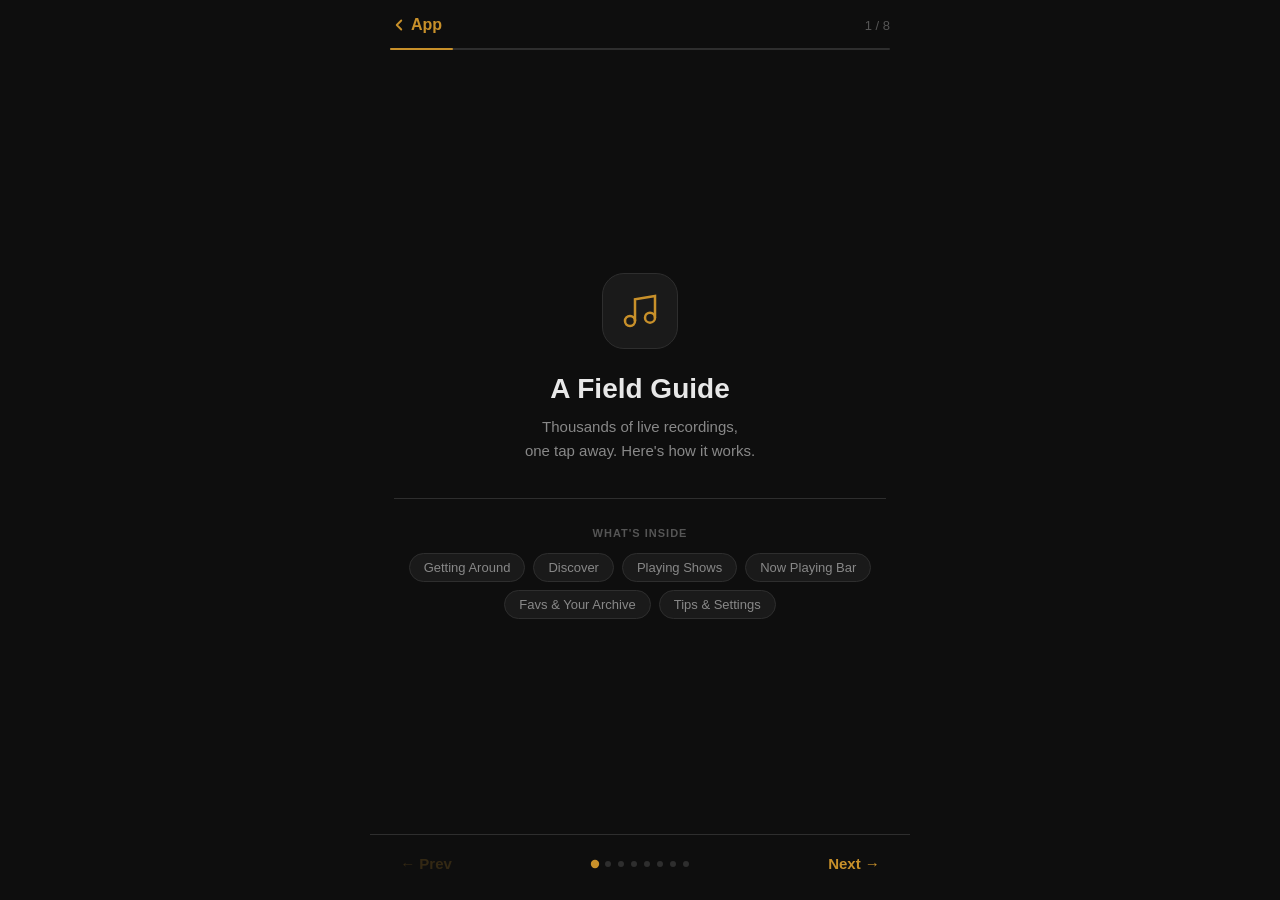
<file: guide.html>
<!DOCTYPE html>
<html lang="en">
<head>
  <meta charset="UTF-8">
  <meta name="viewport" content="width=device-width, initial-scale=1, viewport-fit=cover">
  <title>No Tape Left Behind — Guide</title>
  <style>
    *, *::before, *::after { box-sizing: border-box; margin: 0; padding: 0; }

    :root {
      --accent: #c8902a;
      --bg:     #0e0e0e;
      --bg2:    #1a1a1a;
      --bg3:    #252525;
      --border: #2e2e2e;
      --text:   #e8e8e8;
      --text2:  #888;
      --text3:  #555;
    }

    html, body {
      height: 100%;
      overflow: hidden;
      background: var(--bg);
      color: var(--text);
      font-family: -apple-system, BlinkMacSystemFont, 'Segoe UI', sans-serif;
    }

    /* ── Layout ── */
    .guide-wrap {
      display: flex;
      flex-direction: column;
      height: 100dvh;
      max-width: 540px;
      margin: 0 auto;
    }

    /* ── Header ── */
    .guide-nav {
      display: flex;
      align-items: center;
      justify-content: space-between;
      padding: max(16px, env(safe-area-inset-top)) 20px 14px;
      flex-shrink: 0;
    }
    .back-btn {
      display: flex;
      align-items: center;
      gap: 3px;
      font-size: 16px;
      font-weight: 600;
      color: var(--accent);
      text-decoration: none;
    }
    .back-btn svg { width: 18px; height: 18px; }
    .guide-counter {
      font-size: 13px;
      color: var(--text3);
      font-variant-numeric: tabular-nums;
    }

    /* ── Progress bar ── */
    .guide-progress-bar {
      height: 2px;
      background: var(--border);
      flex-shrink: 0;
      margin: 0 20px;
      border-radius: 1px;
    }
    .guide-progress-fill {
      height: 100%;
      background: var(--accent);
      border-radius: 1px;
      transition: width 0.3s ease;
    }

    /* ── Card viewport ── */
    .cards-viewport {
      flex: 1;
      overflow: hidden;
      position: relative;
    }

    .card {
      position: absolute;
      inset: 0;
      overflow-y: auto;
      -webkit-overflow-scrolling: touch;
      padding: 28px 24px 20px;
    }
    .card-section-label {
      font-size: 11px;
      font-weight: 700;
      letter-spacing: 1.2px;
      text-transform: uppercase;
      color: var(--accent);
      margin-bottom: 22px;
    }

    /* ── Welcome card ── */
    .card-welcome {
      display: flex;
      flex-direction: column;
      justify-content: center;
      text-align: center;
    }
    .welcome-icon {
      width: 76px; height: 76px;
      background: var(--bg2);
      border: 1px solid var(--border);
      border-radius: 22px;
      display: flex; align-items: center; justify-content: center;
      color: var(--accent);
      margin: 0 auto 24px;
    }
    .welcome-icon svg { width: 40px; height: 40px; }
    .welcome-title {
      font-size: 28px;
      font-weight: 700;
      margin-bottom: 10px;
    }
    .welcome-subtitle {
      font-size: 15px;
      color: var(--text2);
      line-height: 1.55;
      margin-bottom: 36px;
    }
    .welcome-divider { height: 1px; background: var(--border); margin-bottom: 28px; }
    .welcome-what-label {
      font-size: 11px;
      font-weight: 700;
      letter-spacing: 1px;
      text-transform: uppercase;
      color: var(--text3);
      margin-bottom: 14px;
    }
    .welcome-pills {
      display: flex; flex-wrap: wrap; gap: 8px; justify-content: center;
    }
    .welcome-pill {
      background: var(--bg2);
      border: 1px solid var(--border);
      border-radius: 20px;
      padding: 6px 14px;
      font-size: 13px;
      color: var(--text2);
    }

    /* ── Feature rows ── */
    .feature {
      display: flex;
      gap: 16px;
      margin-bottom: 22px;
      align-items: flex-start;
    }
    .feature-icon {
      flex-shrink: 0;
      width: 38px; height: 38px;
      background: var(--bg2);
      border: 1px solid var(--border);
      border-radius: 10px;
      display: flex; align-items: center; justify-content: center;
      color: var(--accent);
    }
    .feature-icon svg { width: 18px; height: 18px; }
    .feature-title {
      font-size: 15px; font-weight: 600;
      color: var(--text); margin-bottom: 3px;
    }
    .feature-desc { font-size: 14px; color: var(--text2); line-height: 1.5; }

    /* ── Tab pills ── */
    .tab-row { display: flex; flex-wrap: wrap; gap: 8px; margin-bottom: 22px; }
    .tab-pill {
      font-size: 13px; font-weight: 600;
      background: var(--bg2); border: 1px solid var(--border);
      border-radius: 20px; padding: 5px 14px;
      color: var(--text2);
    }

    /* ── Steps ── */
    .steps { list-style: none; }
    .steps li {
      display: flex; gap: 12px;
      margin-bottom: 16px;
      font-size: 14px; color: var(--text2); line-height: 1.5;
      align-items: flex-start;
    }
    .step-num {
      flex-shrink: 0;
      width: 24px; height: 24px;
      background: var(--bg3); border-radius: 50%;
      display: flex; align-items: center; justify-content: center;
      font-size: 11px; font-weight: 700; color: var(--accent);
      margin-top: 1px;
    }

    /* ── Tips ── */
    .tip {
      background: var(--bg2);
      border: 1px solid var(--border);
      border-left: 3px solid var(--accent);
      border-radius: 8px;
      padding: 12px 14px;
      margin-bottom: 12px;
      font-size: 14px; color: var(--text2); line-height: 1.5;
    }
    .tip strong { color: var(--text); }

    /* ── Control bar diagram ── */
    .control-bar {
      background: var(--bg2);
      border: 1px solid var(--border);
      border-radius: 16px;
      padding: 16px 20px 20px;
      margin-bottom: 20px;
    }
    .control-bar-scrub {
      height: 4px; background: var(--border);
      border-radius: 2px; margin-bottom: 6px;
      position: relative; overflow: hidden;
    }
    .control-bar-scrub-fill {
      position: absolute; left: 0; top: 0; bottom: 0;
      width: 38%; background: var(--accent); border-radius: 2px;
    }
    .control-bar-times {
      display: flex; justify-content: space-between;
      font-size: 10px; color: var(--text3); margin-bottom: 14px;
    }
    .control-bar-buttons { display: flex; align-items: center; }
    .ctrl-btn {
      width: 44px; height: 44px;
      display: flex; align-items: center; justify-content: center;
      border-radius: 50%; background: none; border: none;
      color: var(--text2); position: relative;
    }
    .ctrl-btn svg { width: 22px; height: 22px; }
    .ctrl-btn.primary { color: var(--accent); }
    .ctrl-btn.primary svg { width: 28px; height: 28px; }
    .ctrl-center { display: flex; align-items: center; gap: 4px; margin: 0 auto; }
    .ctrl-label {
      position: absolute; bottom: -18px; left: 50%;
      transform: translateX(-50%);
      font-size: 9px; color: var(--text3);
      white-space: nowrap; letter-spacing: 0.3px;
    }
    .ctrl-wrap { position: relative; padding-bottom: 22px; }

    /* ── Install box ── */
    .install-box {
      background: var(--bg2); border: 1px solid var(--border);
      border-radius: 12px; padding: 20px;
      display: flex; gap: 16px; align-items: flex-start;
      margin-bottom: 16px;
    }
    .install-icon {
      flex-shrink: 0; width: 44px; height: 44px;
      background: var(--bg3); border-radius: 10px;
      display: flex; align-items: center; justify-content: center;
      color: var(--accent);
    }
    .install-icon svg { width: 22px; height: 22px; }
    .install-title { font-size: 15px; font-weight: 600; color: var(--text); margin-bottom: 4px; }
    .install-desc { font-size: 13px; color: var(--text2); line-height: 1.5; }

    /* ── Footer ── */
    .guide-footer {
      display: flex;
      align-items: center;
      justify-content: space-between;
      padding: 12px 20px max(20px, env(safe-area-inset-bottom));
      border-top: 1px solid var(--border);
      flex-shrink: 0;
    }
    .nav-btn {
      font-size: 15px; font-weight: 600;
      color: var(--accent); background: none; border: none;
      padding: 8px 4px; cursor: pointer;
      transition: opacity 0.2s;
      min-width: 72px;
    }
    .nav-btn:disabled { opacity: 0.2; pointer-events: none; }
    .nav-btn.launch {
      background: var(--accent);
      color: var(--bg);
      border-radius: 10px;
      padding: 9px 18px;
      font-size: 14px;
      text-align: center;
    }
    .nav-dots {
      display: flex; gap: 7px; align-items: center;
    }
    .nav-dot {
      width: 6px; height: 6px;
      border-radius: 50%;
      background: var(--border);
      cursor: pointer;
      transition: background 0.2s, transform 0.2s;
    }
    .nav-dot.active {
      background: var(--accent);
      transform: scale(1.4);
    }

    strong { color: var(--text); }
    a { color: var(--accent); }
  </style>
</head>
<body>
<div class="guide-wrap">

  <!-- Header -->
  <div class="guide-nav">
    <a href="index.html" class="back-btn">
      <svg viewBox="0 0 24 24" fill="none" stroke="currentColor" stroke-width="2.5" stroke-linecap="round" stroke-linejoin="round">
        <polyline points="15,18 9,12 15,6"/>
      </svg>
      App
    </a>
    <div class="guide-counter" id="guide-counter">1 / 8</div>
  </div>

  <!-- Progress bar -->
  <div class="guide-progress-bar">
    <div class="guide-progress-fill" id="guide-progress-fill"></div>
  </div>

  <!-- Cards -->
  <div class="cards-viewport" id="cards-viewport">

    <!-- 1: Welcome -->
    <div class="card card-welcome" id="card-0">
      <div class="welcome-icon">
        <svg viewBox="0 0 24 24" fill="none" stroke="currentColor" stroke-width="1.5">
          <path d="M9 18V5l12-2v13"/>
          <circle cx="6" cy="18" r="3"/>
          <circle cx="18" cy="16" r="3"/>
        </svg>
      </div>
      <div class="welcome-title">A Field Guide</div>
      <div class="welcome-subtitle">Thousands of live recordings,<br>one tap away. Here's how it works.</div>
      <div class="welcome-divider"></div>
      <div class="welcome-what-label">What's inside</div>
      <div class="welcome-pills">
        <div class="welcome-pill">Getting Around</div>
        <div class="welcome-pill">Discover</div>
        <div class="welcome-pill">Playing Shows</div>
        <div class="welcome-pill">Now Playing Bar</div>
        <div class="welcome-pill">Favs &amp; Your Archive</div>
        <div class="welcome-pill">Tips &amp; Settings</div>
      </div>
    </div>

    <!-- 2: Getting Around -->
    <div class="card" id="card-1">
      <div class="card-section-label">Getting Around</div>
      <div class="tab-row">
        <div class="tab-pill">Discover</div>
        <div class="tab-pill">Artists</div>
        <div class="tab-pill">Venues</div>
        <div class="tab-pill">Years</div>
        <div class="tab-pill">Favs</div>
      </div>
      <div class="feature">
        <div class="feature-icon">
          <svg viewBox="0 0 24 24" fill="none" stroke="currentColor" stroke-width="2">
            <circle cx="12" cy="12" r="10"/>
            <polygon points="16.24,7.76 14.12,14.12 7.76,16.24 9.88,9.88 16.24,7.76"/>
          </svg>
        </div>
        <div>
          <div class="feature-title">Discover</div>
          <div class="feature-desc">Your daily digest — shows recorded today, most-played recordings, multi-artist nights, and recent arrivals.</div>
        </div>
      </div>
      <div class="feature">
        <div class="feature-icon">
          <svg viewBox="0 0 24 24" fill="none" stroke="currentColor" stroke-width="2">
            <path d="M17 21v-2a4 4 0 0 0-4-4H5a4 4 0 0 0-4 4v2"/>
            <circle cx="9" cy="7" r="4"/>
            <path d="M23 21v-2a4 4 0 0 0-3-3.87"/>
            <path d="M16 3.13a4 4 0 0 1 0 7.75"/>
          </svg>
        </div>
        <div>
          <div class="feature-title">Artists · Venues · Years</div>
          <div class="feature-desc">Browse the archive by category. Tap any item on the left to filter shows on the right. Each tab also has a collapsible filter tray — tap the section header to narrow by era, neighborhood, show count, and more.</div>
        </div>
      </div>
      <div class="feature">
        <div class="feature-icon">
          <svg viewBox="0 0 24 24" fill="none" stroke="currentColor" stroke-width="2">
            <path d="M20.84 4.61a5.5 5.5 0 0 0-7.78 0L12 5.67l-1.06-1.06a5.5 5.5 0 0 0-7.78 7.78l1.06 1.06L12 21.23l7.78-7.78 1.06-1.06a5.5 5.5 0 0 0 0-7.78z"/>
          </svg>
        </div>
        <div>
          <div class="feature-title">Favs</div>
          <div class="feature-desc">All your saved shows, organized by artist. A "Shows, Eras and Neighborhoods" filter tray lets you slice your favorites. Tap the ♥ button in the top bar to open your archive analytics.</div>
        </div>
      </div>
      <div class="feature">
        <div class="feature-icon">
          <svg viewBox="0 0 24 24" fill="none" stroke="currentColor" stroke-width="2">
            <circle cx="11" cy="11" r="8"/>
            <line x1="21" y1="21" x2="16.65" y2="16.65"/>
          </svg>
        </div>
        <div>
          <div class="feature-title">Search</div>
          <div class="feature-desc">The search bar filters whichever tab you're on — artists, venues, years, or show titles. Tap ✕ or press Escape to clear.</div>
        </div>
      </div>
    </div>

    <!-- 3: Discover -->
    <div class="card" id="card-2">
      <div class="card-section-label">Discover</div>
      <div class="feature">
        <div class="feature-icon">
          <svg viewBox="0 0 24 24" fill="none" stroke="currentColor" stroke-width="2">
            <rect x="3" y="4" width="18" height="18" rx="2" ry="2"/>
            <line x1="16" y1="2" x2="16" y2="6"/>
            <line x1="8" y1="2" x2="8" y2="6"/>
            <line x1="3" y1="10" x2="21" y2="10"/>
          </svg>
        </div>
        <div>
          <div class="feature-title">Time Travel to a Show</div>
          <div class="feature-desc">Tap any Time Travel card to load a complete multi-artist night into your queue. Great for finding artists you'd never search for directly.</div>
        </div>
      </div>
      <div class="feature">
        <div class="feature-icon">
          <svg viewBox="0 0 24 24" fill="none" stroke="currentColor" stroke-width="2">
            <circle cx="12" cy="12" r="10"/>
            <polyline points="12,6 12,12 16,14"/>
          </svg>
        </div>
        <div>
          <div class="feature-title">Today in the Archive</div>
          <div class="feature-desc">Every show recorded on today's date, across all years. See who played on this date in 1989, 1994, 2003…</div>
        </div>
      </div>
      <div class="feature">
        <div class="feature-icon">
          <svg viewBox="0 0 24 24" fill="none" stroke="currentColor" stroke-width="2">
            <polyline points="23,6 13.5,15.5 8.5,10.5 1,18"/>
            <polyline points="17,6 23,6 23,12"/>
          </svg>
        </div>
        <div>
          <div class="feature-title">Popular</div>
          <div class="feature-desc">The most-played shows in the collection. Results reshuffle each visit — tap ↺ to reshuffle again anytime.</div>
        </div>
      </div>
      <div class="feature">
        <div class="feature-icon">
          <svg viewBox="0 0 24 24" fill="none" stroke="currentColor" stroke-width="2">
            <circle cx="12" cy="12" r="10"/>
            <line x1="12" y1="8" x2="12" y2="12"/>
            <line x1="12" y1="16" x2="12.01" y2="16"/>
          </svg>
        </div>
        <div>
          <div class="feature-title">Concert detail</div>
          <div class="feature-desc">Each show page shows the weather that night, a Chicago historical note from that date, and how many times the recording has been played.</div>
        </div>
      </div>
      <div class="feature">
        <div class="feature-icon">
          <svg viewBox="0 0 24 24" fill="none" stroke="currentColor" stroke-width="2">
            <circle cx="12" cy="12" r="10"/>
            <line x1="12" y1="8" x2="12" y2="16"/>
          </svg>
        </div>
        <div>
          <div class="feature-title">New to the Archive</div>
          <div class="feature-desc">Shows added to the collection in the last 30 days, at the bottom of the Discover page.</div>
        </div>
      </div>
    </div>

    <!-- 4: Playing a Show -->
    <div class="card" id="card-3">
      <div class="card-section-label">Playing a Show</div>
      <ul class="steps">
        <li>
          <div class="step-num">1</div>
          <div>Tap any show in a list or card to open its detail page.</div>
        </li>
        <li>
          <div class="step-num">2</div>
          <div>Tap <strong>Play All</strong> to load the whole concert, or tap any track to start from that point. Either opens the Now Playing bar.</div>
        </li>
        <li>
          <div class="step-num">3</div>
          <div><strong>Add to Queue</strong> appends all tracks without interrupting what's currently playing.</div>
        </li>
        <li>
          <div class="step-num">4</div>
          <div>Long-press any track for more options: <strong>Play Next</strong>, <strong>Add to Queue</strong>, or <strong>Go to Artist</strong>.</div>
        </li>
        <li>
          <div class="step-num">5</div>
          <div>Tap the album art thumbnail to open a full-screen lightbox with a higher-resolution image.</div>
        </li>
      </ul>
    </div>

    <!-- 5: Now Playing Bar -->
    <div class="card" id="card-4">
      <div class="card-section-label">Now Playing Bar</div>
      <div class="control-bar">
        <div class="control-bar-scrub"><div class="control-bar-scrub-fill"></div></div>
        <div class="control-bar-times"><span>14:22</span><span>-23:08</span></div>
        <div class="control-bar-buttons">
          <div class="ctrl-wrap">
            <div class="ctrl-btn">
              <svg viewBox="0 0 24 24" fill="none" stroke="currentColor" stroke-width="2">
                <circle cx="12" cy="12" r="10"/>
                <polygon points="16.24,7.76 14.12,14.12 7.76,16.24 9.88,9.88 16.24,7.76"/>
              </svg>
            </div>
            <div class="ctrl-label">Discover</div>
          </div>
          <div class="ctrl-center">
            <div class="ctrl-wrap">
              <div class="ctrl-btn">
                <svg viewBox="0 0 24 24" fill="currentColor"><polygon points="19,20 9,12 19,4"/><rect x="5" y="4" width="2" height="16"/></svg>
              </div>
              <div class="ctrl-label">Prev</div>
            </div>
            <div class="ctrl-wrap">
              <div class="ctrl-btn primary">
                <svg viewBox="0 0 24 24" fill="currentColor"><polygon points="5,3 19,12 5,21"/></svg>
              </div>
              <div class="ctrl-label">Play/Pause</div>
            </div>
            <div class="ctrl-wrap">
              <div class="ctrl-btn">
                <svg viewBox="0 0 24 24" fill="currentColor"><polygon points="5,4 15,12 5,20"/><rect x="17" y="4" width="2" height="16"/></svg>
              </div>
              <div class="ctrl-label">Next</div>
            </div>
          </div>
          <div class="ctrl-wrap" style="margin-left:auto">
            <div class="ctrl-btn">
              <svg viewBox="0 0 24 24" fill="none" stroke="currentColor" stroke-width="2">
                <line x1="8" y1="6" x2="21" y2="6"/><line x1="8" y1="12" x2="21" y2="12"/>
                <line x1="8" y1="18" x2="21" y2="18"/><line x1="3" y1="6" x2="3.01" y2="6"/>
                <line x1="3" y1="12" x2="3.01" y2="12"/><line x1="3" y1="18" x2="3.01" y2="18"/>
              </svg>
            </div>
            <div class="ctrl-label">Queue</div>
          </div>
        </div>
      </div>
      <div class="feature">
        <div><div class="feature-desc">Tap the <strong>title or artist text</strong> in the bar to jump directly to that show's detail page.</div></div>
      </div>
      <div class="feature">
        <div><div class="feature-desc">Tap anywhere on the <strong>scrub bar</strong> to seek within the current track. Elapsed and remaining times are shown on either side.</div></div>
      </div>
      <div class="feature">
        <div><div class="feature-desc">The <strong>compass button</strong> (left) returns you to Discover from anywhere in the app.</div></div>
      </div>
    </div>

    <!-- 6: Queue & Favorites -->
    <div class="card" id="card-5">
      <div class="card-section-label">Queue &amp; Favs</div>
      <div class="feature">
        <div class="feature-icon">
          <svg viewBox="0 0 24 24" fill="none" stroke="currentColor" stroke-width="2">
            <line x1="8" y1="6" x2="21" y2="6"/><line x1="8" y1="12" x2="21" y2="12"/>
            <line x1="8" y1="18" x2="21" y2="18"/><line x1="3" y1="6" x2="3.01" y2="6"/>
            <line x1="3" y1="12" x2="3.01" y2="12"/><line x1="3" y1="18" x2="3.01" y2="18"/>
          </svg>
        </div>
        <div>
          <div class="feature-title">Using the Queue</div>
          <div class="feature-desc">Tap ≡ in the Now Playing bar to open it. Long-press any item to go to its show, go to its artist, or remove it. Tap <strong>Clear</strong> to wipe everything.</div>
        </div>
      </div>
      <div class="feature">
        <div class="feature-icon">
          <svg viewBox="0 0 24 24" fill="currentColor" style="color:var(--accent)">
            <path d="M20.84 4.61a5.5 5.5 0 0 0-7.78 0L12 5.67l-1.06-1.06a5.5 5.5 0 0 0-7.78 7.78l1.06 1.06L12 21.23l7.78-7.78 1.06-1.06a5.5 5.5 0 0 0 0-7.78z"/>
          </svg>
        </div>
        <div>
          <div class="feature-title">Saving shows</div>
          <div class="feature-desc">Tap ♥ on any show detail page, list item, or Discover card. The heart turns amber. Tap again to unsave. Find everything in the Favs tab.</div>
        </div>
      </div>
      <div class="feature">
        <div class="feature-icon">
          <svg viewBox="0 0 24 24" fill="none" stroke="currentColor" stroke-width="2">
            <path d="M4 12v8a2 2 0 0 0 2 2h12a2 2 0 0 0 2-2v-8"/>
            <polyline points="16 6 12 2 8 6"/>
            <line x1="12" y1="2" x2="12" y2="15"/>
          </svg>
        </div>
        <div>
          <div class="feature-title">Backup &amp; restore</div>
          <div class="feature-desc">All favorites are stored locally on your device. To move them to another browser, go to <strong>Settings → Export Favorites Link</strong> and copy the URL. Paste it into Settings on any device to restore.</div>
        </div>
      </div>
      <div class="feature">
        <div class="feature-icon">
          <svg viewBox="0 0 24 24" fill="none" stroke="currentColor" stroke-width="2">
            <path d="M20.84 4.61a5.5 5.5 0 0 0-7.78 0L12 5.67l-1.06-1.06a5.5 5.5 0 0 0-7.78 7.78l1.06 1.06L12 21.23l7.78-7.78 1.06-1.06a5.5 5.5 0 0 0 0-7.78z"/>
          </svg>
        </div>
        <div>
          <div class="feature-title">About Your Favs</div>
          <div class="feature-desc">Tap the ♥ button in the top bar to open your archive analytics. At 5 saves you unlock a photo mosaic and narrative summary. At 20 you get artist and venue word clouds, an era chart, and a weeknight breakdown. The more you save, the richer it gets.</div>
        </div>
      </div>
    </div>

    <!-- 7: Tips -->
    <div class="card" id="card-6">
      <div class="card-section-label">Tips &amp; Tricks</div>
      <div class="tip"><strong>Time Travel</strong> — tap any card in the Discover section to instantly load a complete multi-artist night into your queue.</div>
      <div class="tip"><strong>Today in the Archive</strong> — see who played on this date in 1989, 1994, 2003… across all years in the collection.</div>
      <div class="tip"><strong>Popular</strong> — the most-played shows. Tap ↺ to reshuffle without reloading the page.</div>
      <div class="tip"><strong>Concert detail</strong> — shows the weather that night, a Chicago history note from that date, and total play count.</div>
      <div class="tip"><strong>Search is tab-aware</strong> — searching on Artists finds artists, Venues finds venues. Switch tabs to change what you're filtering.</div>
      <div class="tip"><strong>Browse any collection</strong> — works with any public Internet Archive audio collection. Open Settings, enter a collection ID, tap Save &amp; Reload.</div>
      <div class="tip"><strong>About Your Favs</strong> — the ♥ in the top bar unlocks as you save more shows: a photo mosaic at 5, artist clouds and era charts at 20. It's a portrait of your taste in the archive.</div>
    </div>

    <!-- 8: Settings & Install -->
    <div class="card" id="card-7">
      <div class="card-section-label">Settings &amp; Install</div>
      <div class="feature">
        <div class="feature-icon">
          <svg viewBox="0 0 24 24" fill="none" stroke="currentColor" stroke-width="2">
            <circle cx="12" cy="12" r="3"/>
            <path d="M19.4 15a1.65 1.65 0 0 0 .33 1.82l.06.06a2 2 0 0 1-2.83 2.83l-.06-.06a1.65 1.65 0 0 0-1.82-.33 1.65 1.65 0 0 0-1 1.51V21a2 2 0 0 1-4 0v-.09A1.65 1.65 0 0 0 9 19.4a1.65 1.65 0 0 0-1.82.33l-.06.06a2 2 0 0 1-2.83-2.83l.06-.06A1.65 1.65 0 0 0 4.68 15a1.65 1.65 0 0 0-1.51-1H3a2 2 0 0 1 0-4h.09A1.65 1.65 0 0 0 4.6 9a1.65 1.65 0 0 0-.33-1.82l-.06-.06a2 2 0 0 1 2.83-2.83l.06.06A1.65 1.65 0 0 0 9 4.68a1.65 1.65 0 0 0 1-1.51V3a2 2 0 0 1 4 0v.09a1.65 1.65 0 0 0 1 1.51 1.65 1.65 0 0 0 1.82-.33l.06-.06a2 2 0 0 1 2.83 2.83l-.06.06A1.65 1.65 0 0 0 19.4 9a1.65 1.65 0 0 0 1.51 1H21a2 2 0 0 1 0 4h-.09a1.65 1.65 0 0 0-1.51 1z"/>
          </svg>
        </div>
        <div>
          <div class="feature-title">Switch collections</div>
          <div class="feature-desc">Open Settings (gear icon), enter any Internet Archive audio collection ID — the part after archive.org/details/ — and tap <strong>Save &amp; Reload</strong>. The app title updates automatically.</div>
        </div>
      </div>
      <div class="feature">
        <div class="feature-icon">
          <svg viewBox="0 0 24 24" fill="none" stroke="currentColor" stroke-width="2">
            <path d="M4 12v8a2 2 0 0 0 2 2h12a2 2 0 0 0 2-2v-8"/>
            <polyline points="16 6 12 2 8 6"/>
            <line x1="12" y1="2" x2="12" y2="15"/>
          </svg>
        </div>
        <div>
          <div class="feature-title">Export Favorites Link</div>
          <div class="feature-desc">Copies a shareable URL to your clipboard that encodes all your saved shows. Paste it into Settings on any browser or device to restore your full list.</div>
        </div>
      </div>
      <div class="feature">
        <div class="feature-icon">
          <svg viewBox="0 0 24 24" fill="none" stroke="currentColor" stroke-width="2">
            <polyline points="16 18 22 12 16 6"/>
            <polyline points="8 6 2 12 8 18"/>
          </svg>
        </div>
        <div>
          <div class="feature-title">Export Favorites JSON</div>
          <div class="feature-desc">Copies your favorites as a raw JSON array of archive identifiers — handy for scripting or importing into other tools.</div>
        </div>
      </div>
      <div class="feature">
        <div class="feature-icon">
          <svg viewBox="0 0 24 24" fill="none" stroke="currentColor" stroke-width="2">
            <path d="M14 2H6a2 2 0 0 0-2 2v16a2 2 0 0 0 2 2h12a2 2 0 0 0 2-2V8z"/>
            <polyline points="14 2 14 8 20 8"/>
            <line x1="16" y1="13" x2="8" y2="13"/>
            <line x1="16" y1="17" x2="8" y2="17"/>
            <polyline points="10 9 9 9 8 9"/>
          </svg>
        </div>
        <div>
          <div class="feature-title">Export Favorites CSV</div>
          <div class="feature-desc">Downloads a <strong>favorites.csv</strong> file with one row per saved show: Title, Artist, Date, Year, Venue, and a direct link to each recording on Internet Archive — so you can browse, download, or share from a spreadsheet.</div>
        </div>
      </div>
      <div class="feature">
        <div class="feature-icon">
          <svg viewBox="0 0 24 24" fill="none" stroke="currentColor" stroke-width="2">
            <path d="M21 15v4a2 2 0 0 1-2 2H5a2 2 0 0 1-2-2v-4"/>
            <polyline points="17 8 12 3 7 8"/>
            <line x1="12" y1="3" x2="12" y2="15"/>
          </svg>
        </div>
        <div>
          <div class="feature-title">Restore Favorites</div>
          <div class="feature-desc">Paste a previously exported favorites link into the Restore field and tap <strong>Restore</strong>. Your saved shows are merged in — nothing is overwritten.</div>
        </div>
      </div>
      <div class="install-box">
        <div class="install-icon">
          <svg viewBox="0 0 24 24" fill="none" stroke="currentColor" stroke-width="1.5">
            <rect x="5" y="2" width="14" height="20" rx="2" ry="2"/>
            <line x1="12" y1="18" x2="12.01" y2="18" stroke-width="2"/>
          </svg>
        </div>
        <div>
          <div class="install-title">Add to Home Screen</div>
          <div class="install-desc">In <strong>Safari</strong> on iPhone, tap the Share button, then <strong>Add to Home Screen</strong>. Full-screen experience, lock-screen controls, app icon on your home screen.</div>
        </div>
      </div>
    </div>

  </div><!-- /cards-viewport -->

  <!-- Footer -->
  <div class="guide-footer">
    <button id="btn-prev" class="nav-btn" disabled>← Prev</button>
    <div class="nav-dots" id="nav-dots"></div>
    <button id="btn-next" class="nav-btn">Next →</button>
  </div>

</div><!-- /guide-wrap -->

<script>
  const cards = Array.from(document.querySelectorAll('.card'));
  const TOTAL = cards.length;
  let current = 0;
  let animating = false;

  const btnPrev = document.getElementById('btn-prev');
  const btnNext = document.getElementById('btn-next');
  const counter = document.getElementById('guide-counter');
  const progressFill = document.getElementById('guide-progress-fill');
  const dotsEl = document.getElementById('nav-dots');

  // Init card positions
  cards.forEach((c, i) => {
    c.style.transition = 'none';
    c.style.transform = i === 0 ? 'translateX(0)' : 'translateX(100%)';
  });

  // Build dots
  for (let i = 0; i < TOTAL; i++) {
    const d = document.createElement('div');
    d.className = 'nav-dot' + (i === 0 ? ' active' : '');
    d.addEventListener('click', () => goTo(i));
    dotsEl.appendChild(d);
  }

  function updateUI() {
    counter.textContent = `${current + 1} / ${TOTAL}`;
    progressFill.style.width = `${((current + 1) / TOTAL) * 100}%`;
    dotsEl.querySelectorAll('.nav-dot').forEach((d, i) => d.classList.toggle('active', i === current));
    btnPrev.disabled = current === 0;
    if (current === TOTAL - 1) {
      btnNext.textContent = 'Launch App';
      btnNext.classList.add('launch');
    } else {
      btnNext.textContent = 'Next →';
      btnNext.classList.remove('launch');
    }
  }

  function goTo(n) {
    if (animating || n === current || n < 0 || n >= TOTAL) return;
    animating = true;

    const dir = n > current ? 1 : -1;
    const fromCard = cards[current];
    const toCard = cards[n];

    toCard.style.transition = 'none';
    toCard.style.transform = `translateX(${dir * 100}%)`;
    toCard.scrollTop = 0;
    toCard.offsetHeight; // force reflow

    const ease = 'transform 0.32s cubic-bezier(0.4, 0, 0.2, 1)';
    toCard.style.transition = ease;
    fromCard.style.transition = ease;
    toCard.style.transform = 'translateX(0)';
    fromCard.style.transform = `translateX(${-dir * 100}%)`;

    current = n;
    updateUI();

    setTimeout(() => {
      fromCard.style.transition = 'none';
      fromCard.style.transform = 'translateX(100%)';
      animating = false;
    }, 340);
  }

  updateUI();

  btnPrev.addEventListener('click', () => goTo(current - 1));
  btnNext.addEventListener('click', () => {
    if (current === TOTAL - 1) window.location.href = 'index.html';
    else goTo(current + 1);
  });

  // Touch swipe
  let touchX = 0, touchY = 0;
  const vp = document.getElementById('cards-viewport');
  vp.addEventListener('touchstart', e => {
    touchX = e.touches[0].clientX;
    touchY = e.touches[0].clientY;
  }, { passive: true });
  vp.addEventListener('touchend', e => {
    const dx = e.changedTouches[0].clientX - touchX;
    const dy = e.changedTouches[0].clientY - touchY;
    if (Math.abs(dx) > Math.abs(dy) * 1.5 && Math.abs(dx) > 44) {
      goTo(current + (dx < 0 ? 1 : -1));
    }
  }, { passive: true });

  document.addEventListener('keydown', e => {
    if (e.key === 'ArrowRight') goTo(current + 1);
    if (e.key === 'ArrowLeft')  goTo(current - 1);
  });
</script>
</body>
</html>
</file>
